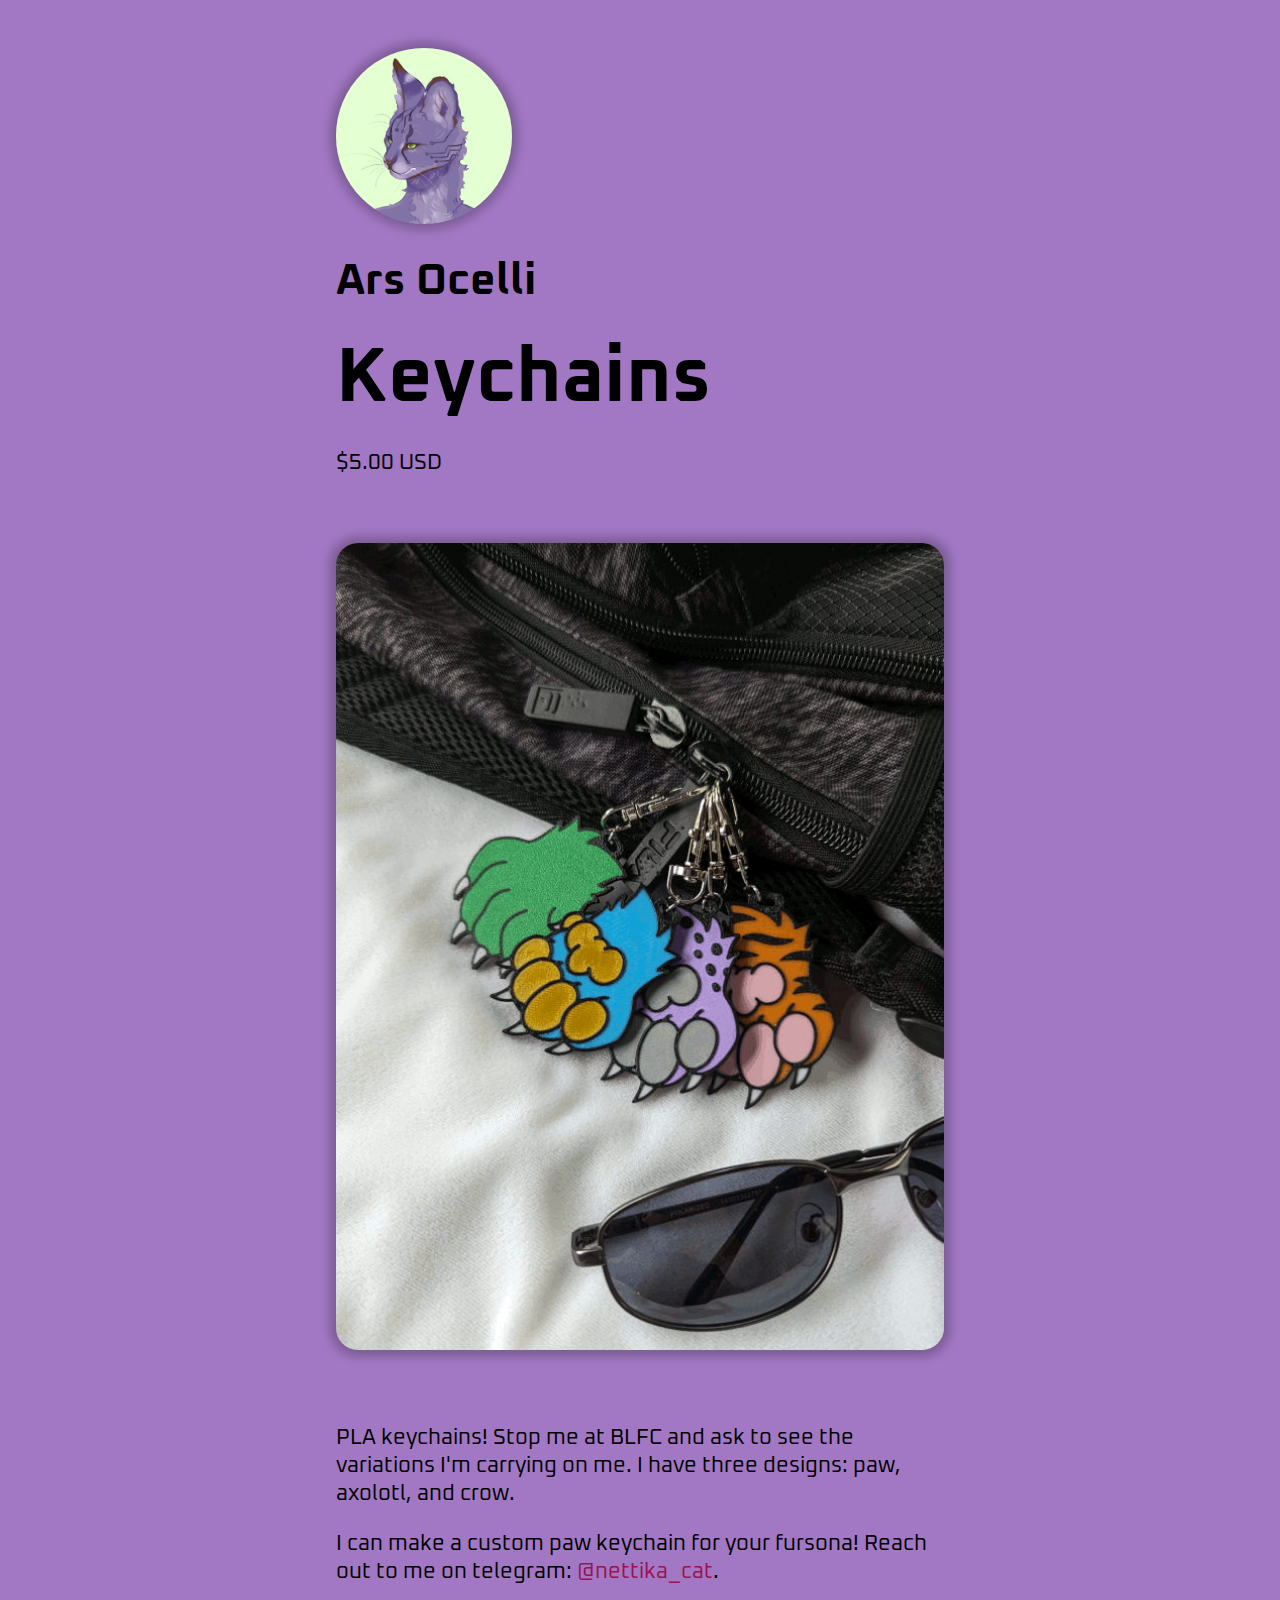
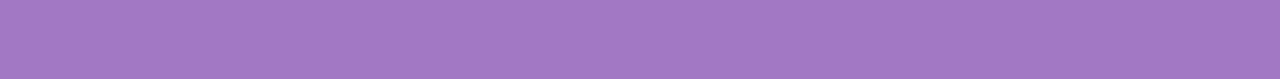
<file: index.html>
<!doctype html>
<html lang="en">

<head>
    <meta charset="utf-8">
    <meta name="viewport" content="width=device-width, initial-scale=1">
    <title>Ars Ocelli Keychains</title>
    <link rel="stylesheet" href="main.css">
    <link rel="preconnect" href="https://fonts.googleapis.com">
    <link rel="preconnect" href="https://fonts.gstatic.com" crossorigin>
    <link href="https://fonts.googleapis.com/css2?family=Oxanium:wght@200..800&display=swap" rel="stylesheet">
    <script src="https://www.paypal.com/sdk/js?client-id=BAAbHq7qiJqHvCD09Z39sdLsfmlYKvWMs3SVo-y9hyH3j_xIJwPLTUYSiGhJ7Ww05Ru7aTCkGwq9oAONUw&components=hosted-buttons&enable-funding=venmo&currency=USD"></script>
</head>

<body>
    <main>
        <img style="width: 8rem; margin: 0 auto; text-align: center; border-radius: 50%; box-shadow: 0 0 0.5rem 0.25rem rgba(0, 0, 0, 0.25);" id="pfp" src="pfp.jpg" alt="Nettika">
        <p style="font-size: 2rem; font-weight: bold;">Ars Ocelli</p>
        <h1 style="font-size: 3.5rem;">Keychains</h1>
        <p>$5.00 USD</p>
        <img style="margin: 2rem 0; width:100%; border-radius: 1rem; box-shadow: 0 0 0.5rem 0.25rem rgba(0, 0, 0, 0.25);" src="paw-keychains.jpg"/>
        <p style="text-align: left;">PLA keychains! Stop me at BLFC and ask to see the variations I'm carrying on me. I have three designs: paw, axolotl, and crow.</p>
        <p>I can make a custom paw keychain for your fursona! Reach out to me on telegram: <a href="https://telegram.me/nettika_cat">@nettika_cat</a>.</p>
        <div style="margin-top: 2rem;" id="paypal-container-FJ2FBS9USRKYL"></div>
        <style>
            #paypal-form-fields-container-FJ2FBS9USRKYL {
                max-width: 100%;
            }
        </style>
    </main>
    <script>
        paypal.HostedButtons({ hostedButtonId: "FJ2FBS9USRKYL" })
            .render("#paypal-container-FJ2FBS9USRKYL")
    </script>
</body>

</html>
</file>
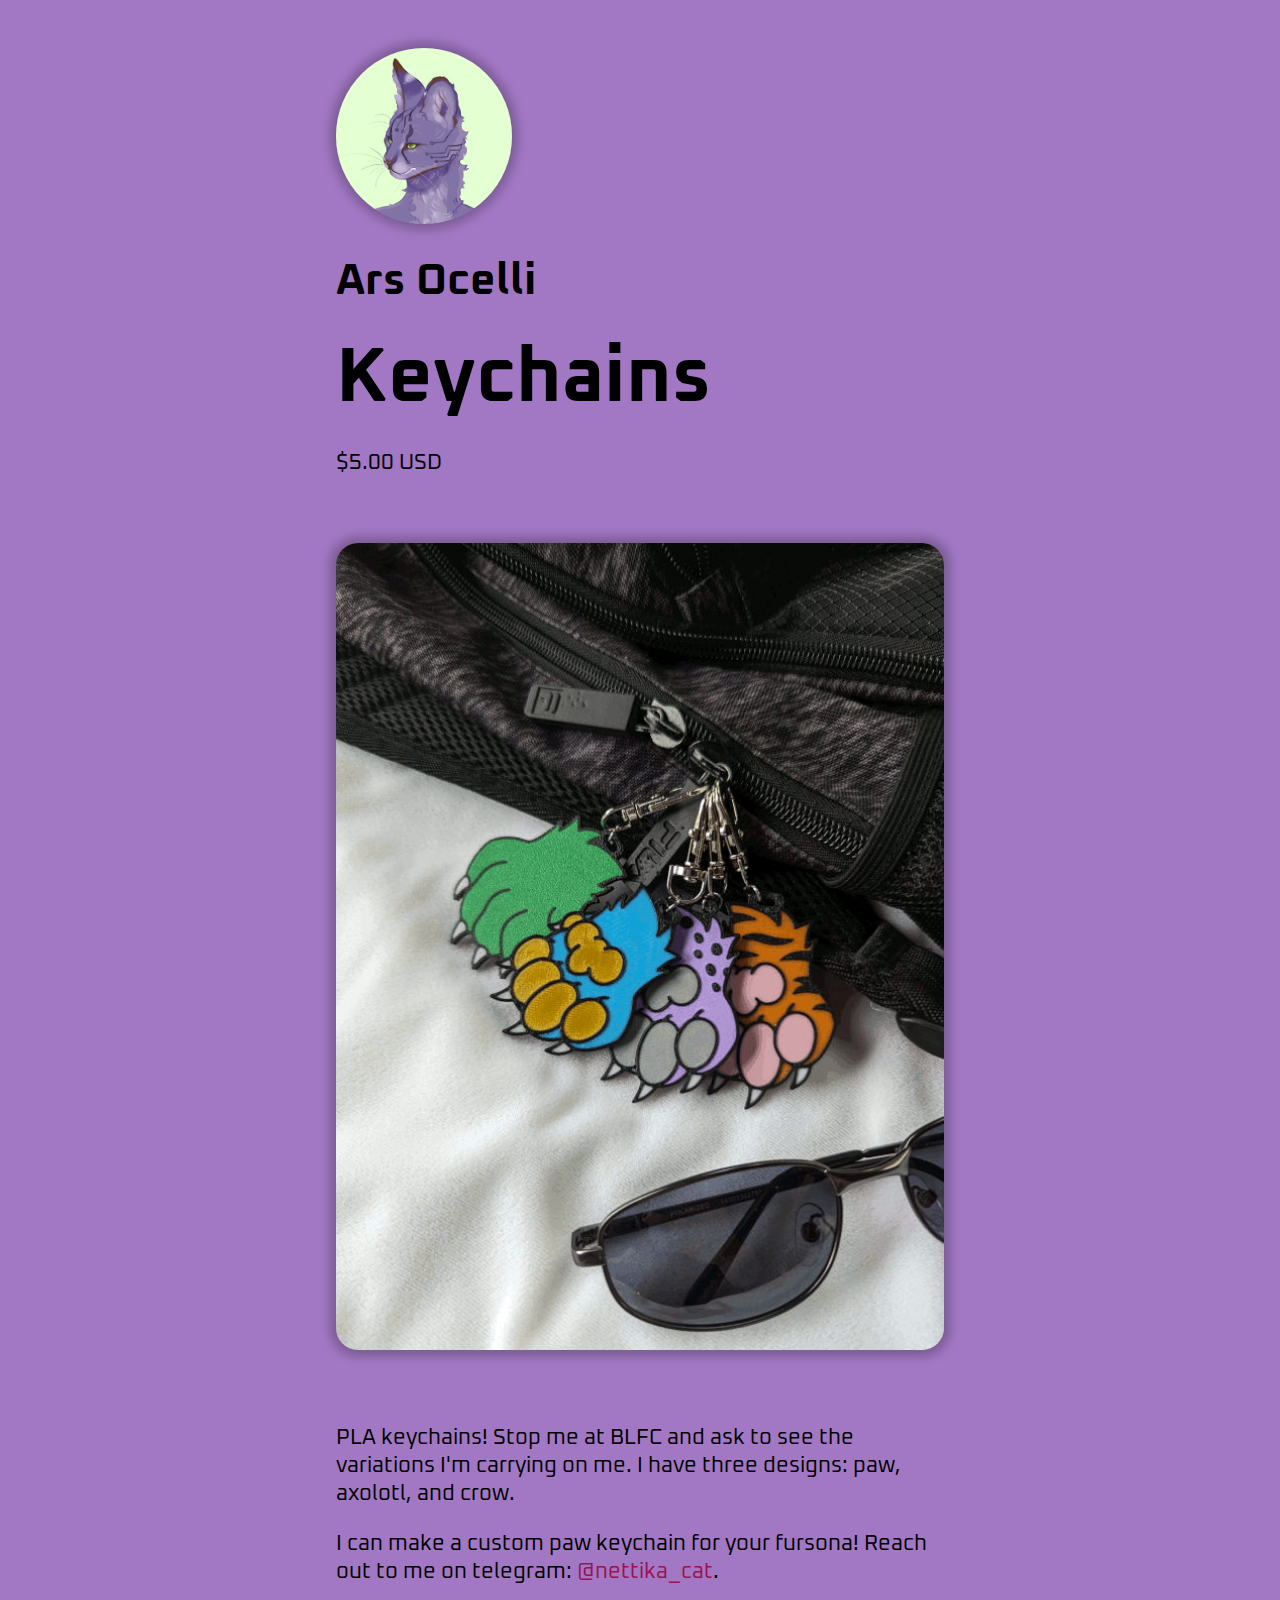
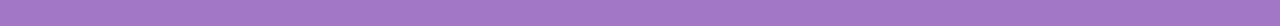
<file: blfc/index.html>
<!doctype html>
<html>

<head>
    <meta charset="utf-8">
    <title>BLFC</title>
    <link rel="stylesheet" href="/main.css">
</head>

<body onload="window.location='/'">
    <main>
        <p>Redirecting...</p>
    </main>
</body>

</html>
</file>
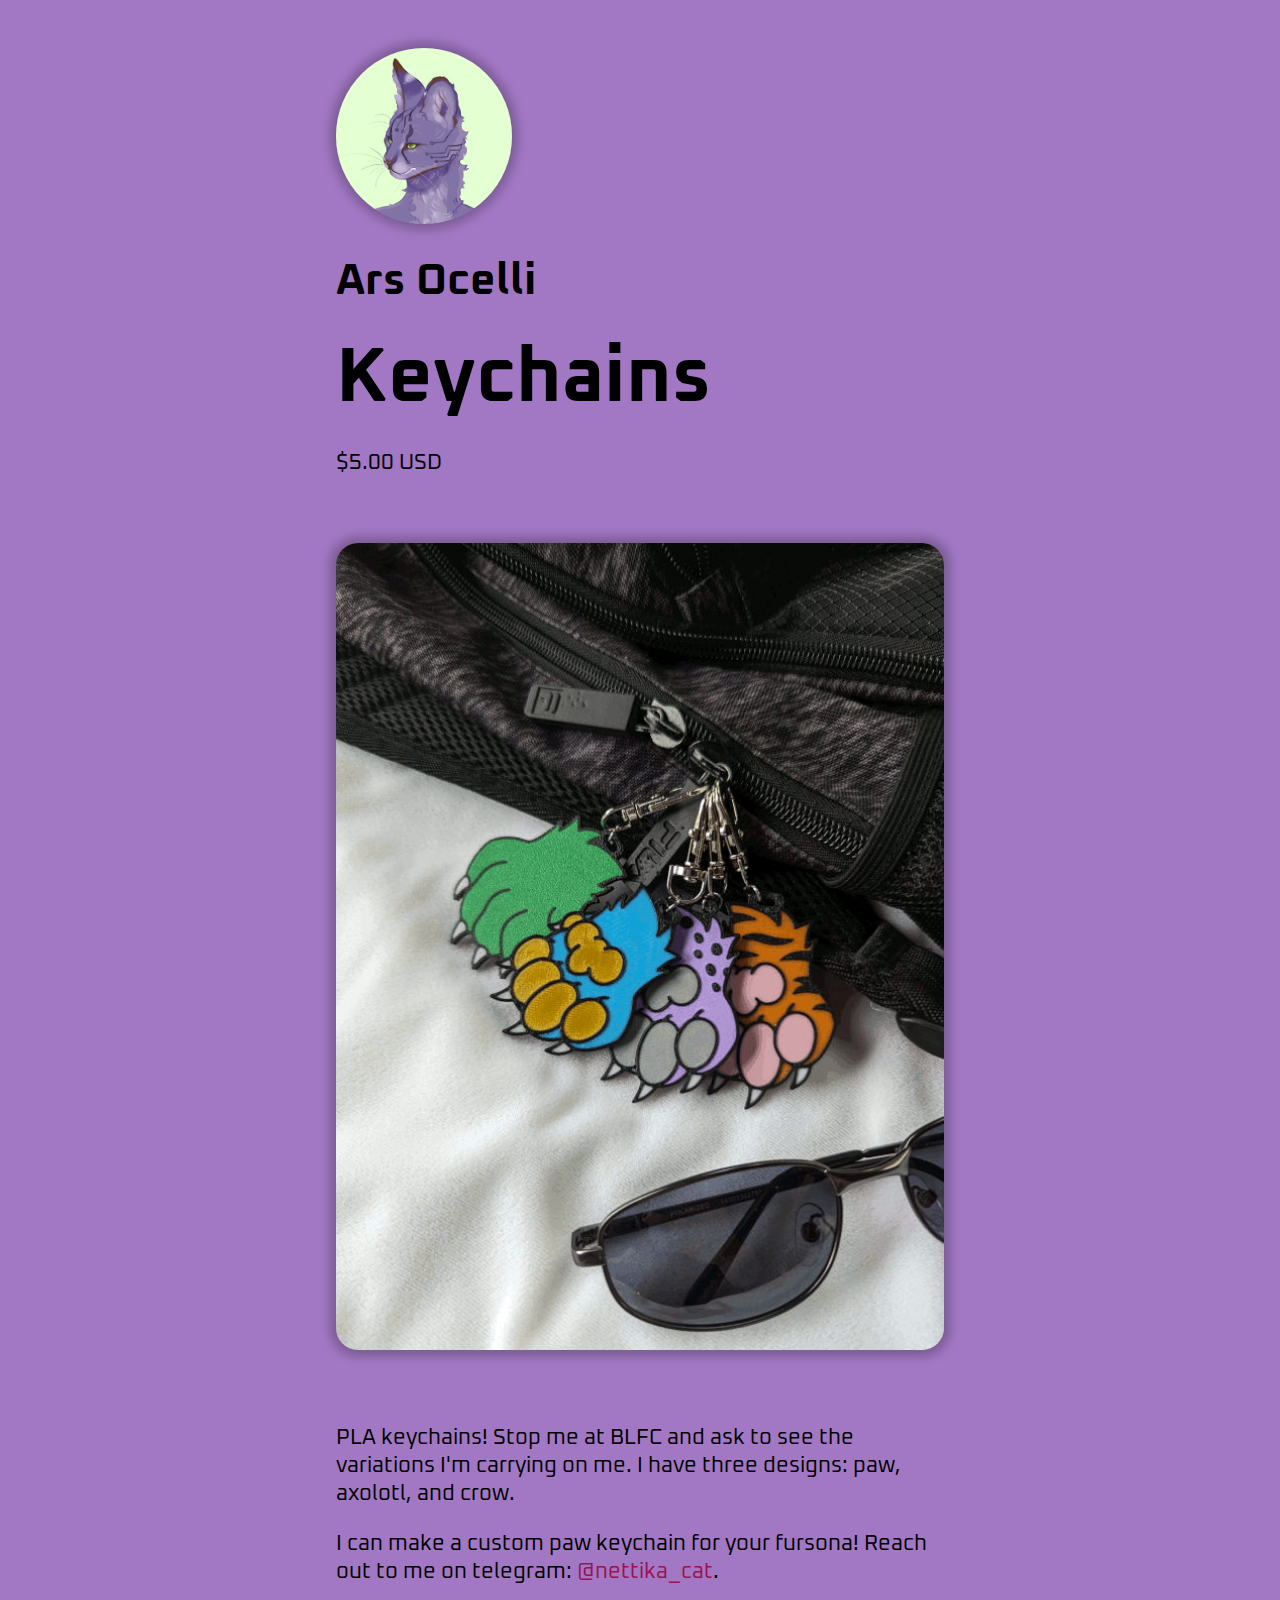
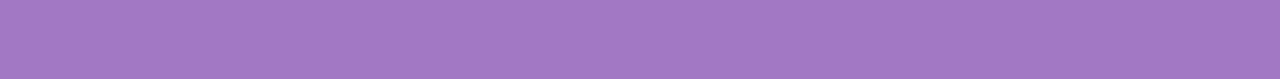
<file: ych/index.html>
<!doctype html>
<html>

<head>
    <meta charset="utf-8">
    <title>YCH</title>
    <link rel="stylesheet" href="/main.css">
</head>

<body onload="window.location='/'">
    <main>
        <p>Redirecting...</p>
    </main>
</body>

</html>
</file>
<file: main.css>
:root {
    --foreground-color: #000;
    --background-color: #a278c4;
    --accent-color: #e0fdf6;
    --accent-color-dark: #00a87d;
    --link-color: #9d1250;
    font-size: 22px;
}

* {
    box-sizing: border-box;
    margin: 0;
    padding: 0;
}

body {
    font-family: "Oxanium", cursive;
    color: var(--foreground-color);
    background-color: var(--background-color);
}

main {
    margin: 1rem auto;
    max-width: 30rem;
    padding: 1.2rem;
}

p {
    margin: 1rem 0;
}

a {
    color: var(--link-color);
    text-decoration: none;
}
</file>
